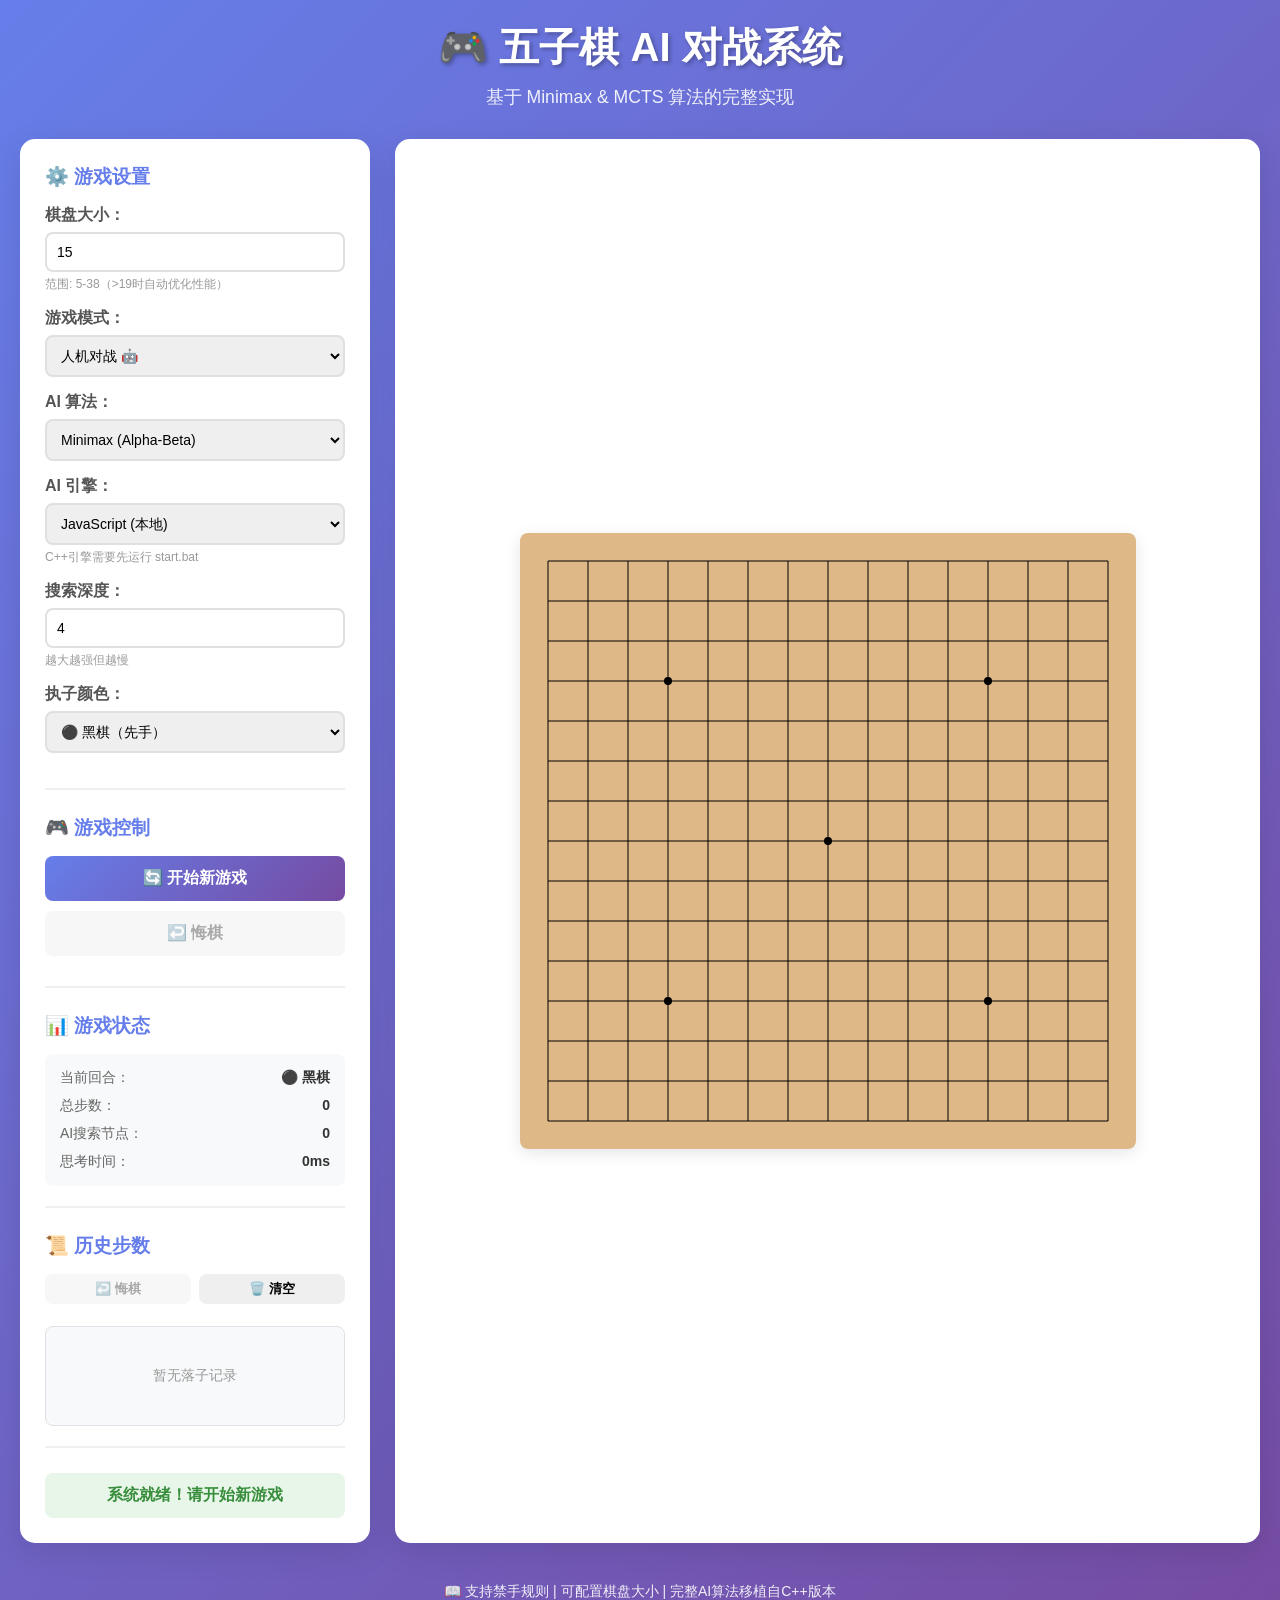
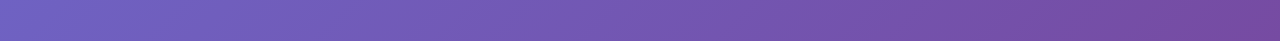
<file: web/index.html>
<!DOCTYPE html>
<html lang="zh-CN">
<head>
    <meta charset="UTF-8">
    <meta name="viewport" content="width=device-width, initial-scale=1.0">
    <title>五子棋 - Gomoku AI</title>
    <link rel="stylesheet" href="style.css">
</head>
<body>
    <div class="container">
        <!-- 顶部标题栏 -->
        <header class="header">
            <h1>🎮 五子棋 AI 对战系统</h1>
            <p>基于 Minimax & MCTS 算法的完整实现</p>
        </header>

        <!-- 主要内容区 -->
        <main class="main-content">
            <!-- 左侧：控制面板 -->
            <aside class="control-panel">
                <div class="panel-section">
                    <h3>⚙️ 游戏设置</h3>

                    <div class="control-group">
                        <label for="boardSize">棋盘大小：</label>
                        <input type="number" id="boardSize" value="15" min="5" max="38" step="1">
                        <span class="hint">范围: 5-38（>19时自动优化性能）</span>
                    </div>

                    <div class="control-group">
                        <label for="gameMode">游戏模式：</label>
                        <select id="gameMode">
                            <option value="pvp">双人对战 🎯</option>
                            <option value="pve" selected>人机对战 🤖</option>
                        </select>
                    </div>

                    <div class="control-group" id="aiSettings">
                        <label for="aiAlgorithm">AI 算法：</label>
                        <select id="aiAlgorithm">
                            <option value="minimax" selected>Minimax (Alpha-Beta)</option>
                            <option value="mcts">MCTS (蒙特卡洛)</option>
                        </select>
                    </div>

                    <div class="control-group" id="engineSettings">
                        <label for="aiEngine">AI 引擎：</label>
                        <select id="aiEngine">
                            <option value="js" selected>JavaScript (本地)</option>
                            <option value="cpp">C++ (需启动API服务)</option>
                        </select>
                        <span class="hint">C++引擎需要先运行 start.bat</span>
                    </div>

                    <div class="control-group" id="minimaxSettings">
                        <label for="searchDepth">搜索深度：</label>
                        <input type="number" id="searchDepth" value="4" min="1" max="8" step="1">
                        <span class="hint">越大越强但越慢</span>
                    </div>

                    <div class="control-group" id="mctsSettings" style="display: none;">
                        <label for="iterations">模拟次数：</label>
                        <input type="number" id="iterations" value="1000" min="100" max="10000" step="100">
                        <span class="hint">越多越强但越慢</span>
                    </div>

                    <div class="control-group">
                        <label for="playerColor">执子颜色：</label>
                        <select id="playerColor">
                            <option value="black" selected>⚫ 黑棋（先手）</option>
                            <option value="white">⚪ 白棋（后手）</option>
                        </select>
                    </div>
                </div>

                <div class="panel-section">
                    <h3>🎮 游戏控制</h3>
                    <button id="startBtn" class="btn btn-primary">🔄 开始新游戏</button>
                    <button id="undoBtn" class="btn btn-secondary" disabled>↩️ 悔棋</button>
                </div>

                <div class="panel-section">
                    <h3>📊 游戏状态</h3>
                    <div class="status-display">
                        <div class="status-item">
                            <span class="label">当前回合：</span>
                            <span id="currentTurn" class="value">⚫ 黑棋</span>
                        </div>
                        <div class="status-item">
                            <span class="label">总步数：</span>
                            <span id="moveCount" class="value">0</span>
                        </div>
                        <div class="status-item">
                            <span class="label">AI搜索节点：</span>
                            <span id="nodeCount" class="value">0</span>
                        </div>
                        <div class="status-item">
                            <span class="label">思考时间：</span>
                            <span id="thinkTime" class="value">0ms</span>
                        </div>
                    </div>
                </div>

                <div class="panel-section">
                    <h3>📜 历史步数</h3>
                    <div class="history-controls">
                        <button id="undoBtn" class="btn btn-small btn-secondary" disabled title="悔棋（撤销上一步）">↩️ 悔棋</button>
                        <button id="resetHistoryBtn" class="btn btn-small btn-warning" title="清空历史记录">🗑️ 清空</button>
                    </div>
                    <div id="moveHistoryList" class="move-history-list">
                        <div class="history-empty">暂无落子记录</div>
                    </div>
                    <div class="history-stats" id="historyStats" style="display: none;">
                        <div class="stat-row">
                            <span class="stat-label">⚫ 黑棋：</span>
                            <span id="blackMoveCount" class="stat-value">0</span>
                            <span class="stat-label">⚪ 白棋：</span>
                            <span id="whiteMoveCount" class="stat-value">0</span>
                        </div>
                    </div>
                </div>

                <div id="gameMessage" class="game-message"></div>
            </aside>

            <!-- 右侧：棋盘区域 -->
            <section class="board-section">
                <canvas id="gameBoard"></canvas>
            </section>
        </main>

        <!-- 底部信息 -->
        <footer class="footer">
            <p>📖 支持禁手规则 | 可配置棋盘大小 | 完整AI算法移植自C++版本</p>
        </footer>
    </div>

    <!-- JavaScript 模块加载 -->
    <script src="js/pattern.js"></script>
    <script src="js/board.js"></script>
    <script src="js/minimax.js"></script>
    <script src="js/mcts.js"></script>
    <script src="js/game.js"></script>
    <script src="js/ui.js"></script>
    <script src="js/main.js"></script>
</body>
</html>
</file>
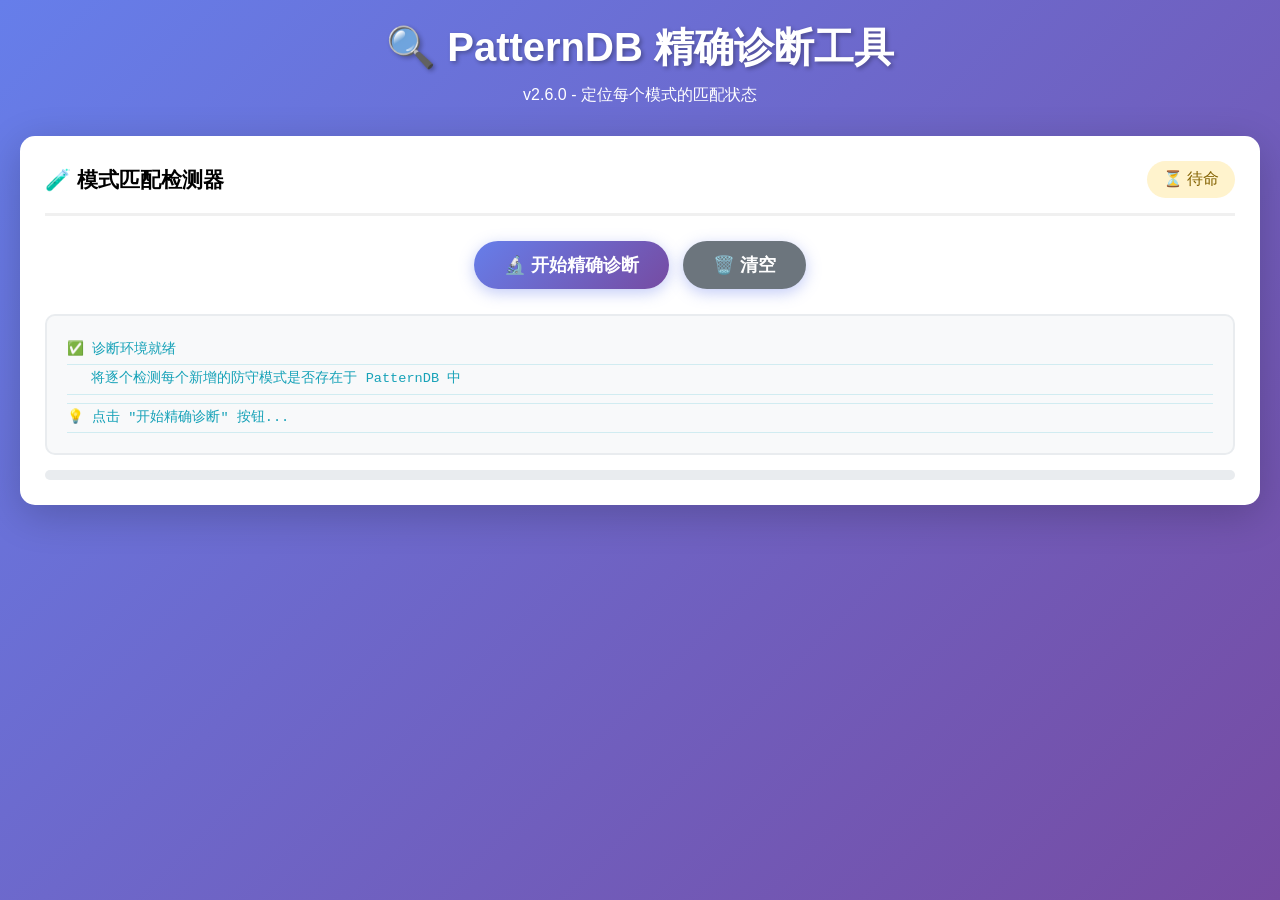
<file: diagnose_runner.html>
<!DOCTYPE html>
<html lang="zh-CN">
<head>
    <meta charset="UTF-8">
    <meta name="viewport" content="width=device-width, initial-scale=1.0">
    <title>PatternDB 精确诊断工具</title>
    <style>
        * { margin: 0; padding: 0; box-sizing: border-box; }
        body {
            font-family: -apple-system, BlinkMacSystemFont, 'Segoe UI', Roboto, sans-serif;
            background: linear-gradient(135deg, #667eea 0%, #764ba2 100%);
            min-height: 100vh;
            padding: 20px;
        }
        .container { max-width: 1400px; margin: 0 auto; }
        .header {
            text-align: center;
            color: white;
            margin-bottom: 30px;
        }
        .header h1 { font-size: 2.5em; margin-bottom: 10px; text-shadow: 2px 2px 4px rgba(0,0,0,0.3); }
        .panel {
            background: white;
            border-radius: 15px;
            padding: 25px;
            margin-bottom: 20px;
            box-shadow: 0 10px 40px rgba(0,0,0,0.2);
        }
        .panel-header {
            display: flex;
            justify-content: space-between;
            align-items: center;
            margin-bottom: 20px;
            padding-bottom: 15px;
            border-bottom: 3px solid #f0f0f0;
        }
        button {
            background: linear-gradient(135deg, #667eea 0%, #764ba2 100%);
            color: white;
            border: none;
            padding: 12px 30px;
            border-radius: 25px;
            font-size: 1.1em;
            cursor: pointer;
            transition: all 0.3s ease;
            font-weight: 600;
            box-shadow: 0 4px 15px rgba(102, 126, 234, 0.4);
            margin: 5px;
        }
        button:hover { transform: translateY(-2px); box-shadow: 0 6px 20px rgba(102, 126, 234, 0.6); }
        button:disabled { background: #ccc; cursor: not-allowed; box-shadow: none; }
        #output {
            background: #f8f9fa;
            border-radius: 10px;
            padding: 20px;
            font-family: 'Courier New', monospace;
            font-size: 0.85em;
            line-height: 1.5;
            max-height: 600px;
            overflow-y: auto;
            white-space: pre-wrap;
            word-wrap: break-word;
            border: 2px solid #e9ecef;
        }
        .line-pass { color: #28a745; padding: 4px 0; border-bottom: 1px solid #d4edda; }
        .line-fail { color: #dc3545; padding: 4px 0; border-bottom: 1px solid #f8d7da; background: #fff5f5; }
        .line-info { color: #17a2b8; padding: 4px 0; border-bottom: 1px solid #d1ecf1; }
        .summary {
            display: grid;
            grid-template-columns: repeat(auto-fit, minmax(150px, 1fr));
            gap: 15px;
            margin-top: 20px;
        }
        .summary-item {
            background: linear-gradient(135deg, #f5f7fa 0%, #c3cfe2 100%);
            padding: 20px;
            border-radius: 10px;
            text-align: center;
        }
        .summary-value { font-size: 2em; font-weight: bold; margin: 10px 0; }
        .summary-label { color: #666; font-size: 0.9em; text-transform: uppercase; letter-spacing: 1px; }
        .progress-bar { width: 100%; height: 10px; background: #e9ecef; border-radius: 5px; margin-top: 15px; overflow: hidden; }
        .progress-fill { height: 100%; background: linear-gradient(90deg, #28a745 0%, #20c997 100%); transition: width 0.5s ease; border-radius: 5px; }
        .fail-detail { 
            background: #fff3cd; 
            border-left: 4px solid #ffc107; 
            padding: 15px; 
            margin: 10px 0; 
            border-radius: 5px;
            display: none;
        }
        code {
            background: #e9ecef;
            padding: 2px 6px;
            border-radius: 3px;
            font-family: 'Courier New', monospace;
            font-size: 0.9em;
        }
    </style>
</head>
<body>
<div class="container">
    <div class="header">
        <h1>🔍 PatternDB 精确诊断工具</h1>
        <p>v2.6.0 - 定位每个模式的匹配状态</p>
    </div>

    <div class="panel">
        <div class="panel-header">
            <div style="font-size: 1.3em; font-weight: 600;">🧪 模式匹配检测器</div>
            <div id="status" style="padding: 8px 16px; border-radius: 20px; background: #fff3cd; color: #856404;">⏳ 待命</div>
        </div>
        
        <div style="text-align: center; margin-bottom: 20px;">
            <button onclick="runDiagnose()" id="runBtn">🔬 开始精确诊断</button>
            <button onclick="clearOutput()" style="background: #6c757d;">🗑️ 清空</button>
        </div>

        <div id="output"></div>

        <div id="failSection" class="fail-detail"></div>

        <div id="summaryBox" class="summary" style="display: none;">
            <div class="summary-item">
                <div class="summary-label">总测试</div>
                <div id="total" class="summary-value">0</div>
            </div>
            <div class="summary-item">
                <div class="summary-label" style="color: #28a745;">✅ 通过</div>
                <div id="passed" class="summary-value" style="color: #28a745;">0</div>
            </div>
            <div class="summary-item">
                <div class="summary-label" style="color: #dc3545;">❌ 失败</div>
                <div id="failed" class="summary-value" style="color: #dc3545;">0</div>
            </div>
            <div class="summary-item">
                <div class="summary-label">通过率</div>
                <div id="rate" class="summary-value" style="color: #667eea;">0%</div>
            </div>
        </div>

        <div class="progress-bar"><div id="progress" class="progress-fill" style="width: 0%"></div></div>
    </div>
</div>

<script src="web/js/pattern.js"></script>
<script src="diagnose_pattern.js"></script>

<script>
const output = document.getElementById('output');
const statusEl = document.getElementById('status');
const runBtn = document.getElementById('runBtn');
const summaryBox = document.getElementById('summaryBox');
const failSection = document.getElementById('failSection');

function log(msg, cls = '') {
    const div = document.createElement('div');
    div.className = `line-${cls}`;
    div.textContent = msg;
    output.appendChild(div);
    output.scrollTop = output.scrollHeight;
}

function clearOutput() {
    output.innerHTML = '';
    summaryBox.style.display = 'none';
    failSection.style.display = 'none';
    statusEl.style.cssText = 'padding: 8px 16px; border-radius: 20px; background: #fff3cd; color: #856404;';
    statusEl.textContent = '⏳ 待命';
    document.getElementById('progress').style.width = '0%';
}

async function runDiagnose() {
    clearOutput();
    runBtn.disabled = true;
    statusEl.style.cssText = 'padding: 8px 16px; border-radius: 20px; background: #cce5ff; color: #004085;';
    statusEl.textContent = '🔄 诊断中...';

    log('🚀 启动 PatternDB 精确诊断...', 'info');
    log('━'.repeat(70), 'info');

    await new Promise(r => setTimeout(r, 100));

    try {
        const result = diagnosePatternFix();

        await new Promise(r => setTimeout(r, 200));

        // 显示统计
        summaryBox.style.display = 'grid';
        document.getElementById('total').textContent = result.total;
        document.getElementById('passed').textContent = result.passed;
        document.getElementById('failed').textContent = result.failed;
        document.getElementById('rate').textContent = (result.passed / result.total * 100).toFixed(1) + '%';
        document.getElementById('progress').style.width = (result.passed / result.total * 100) + '%';

        if (result.failed === 0) {
            statusEl.style.cssText = 'padding: 8px 16px; border-radius: 20px; background: #d4edda; color: #155724;';
            statusEl.textContent = '✅ 全部通过';
            log('\n' + '━'.repeat(70), 'info');
            log('🎉 完美！所有模式匹配正确！', 'info');
        } else {
            statusEl.style.cssText = 'padding: 8px 16px; border-radius: 20px; background: #f8d7da; color: #721c24;';
            statusEl.textContent = `❌ ${result.failed} 个失败`;

            // 显示失败详情
            const fails = result.results.filter(r => !r.isPass);
            let html = `<h3 style="margin-bottom: 10px;">⚠️ 发现 ${fails.length} 个失败模式：</h3>`;
            fails.forEach((r, i) => {
                html += `
                    <div style="margin: 10px 0; padding: 10px; background: white; border-radius: 5px;">
                        <strong>${i+1}. ${r.name}</strong><br>
                        数组: <code>[${r.line.join(',')}]</code><br>
                        编码Key: <code>0x${r.key}</code><br>
                        预期: <code>${r.expected}</code> → 实际: <code>${r.actual}</code><br>
                        ${!r.hasResult ? '<span style="color:red">⚠️ PatternDB中不存在此模式！需要添加</span>' : '<span style="color:orange">⚠️ 匹配到了错误的类型</span>'}
                    </div>`;
            });
            html += `<hr style="margin: 15px 0;"><p><strong>🔧 修复方法：</strong></p>
                       <ol style="margin-left: 20px;">
                         <li>打开 <code>web/js/pattern.js</code></li>
                         <li>在对应的 <code>addBlock3()</code> 或 <code>addBlock2()</code> 函数中添加缺失的模式</li>
                         <li>格式：<code>addBlock${r.expected?.includes('BLOCK3') ? '3' : '2'}([数组], openEnds, gapSeg, gapSp);</code></li>
                       </ol>`;
            failSection.innerHTML = html;
            failSection.style.display = 'block';
            
            log('\n' + '━'.repeat(70), 'fail');
            log(`⚠️ 发现 ${result.failed} 个模式未正确匹配，详情见上方`, 'fail');
        }

    } catch(e) {
        statusEl.style.cssText = 'padding: 8px 16px; border-radius: 20px; background: #f8d7da; color: #721c24;';
        statusEl.textContent = '❌ 出错';
        log(`\n❌ 执行错误: ${e.message}`, 'fail');
        console.error(e);
    }

    runBtn.disabled = false;
}

window.addEventListener('load', () => {
    log('✅ 诊断环境就绪', 'info');
    log('   将逐个检测每个新增的防守模式是否存在于 PatternDB 中', 'info');
    log('', 'info');
    log('💡 点击 "开始精确诊断" 按钮...', 'info');
});
</script>
</body>
</html>
</file>
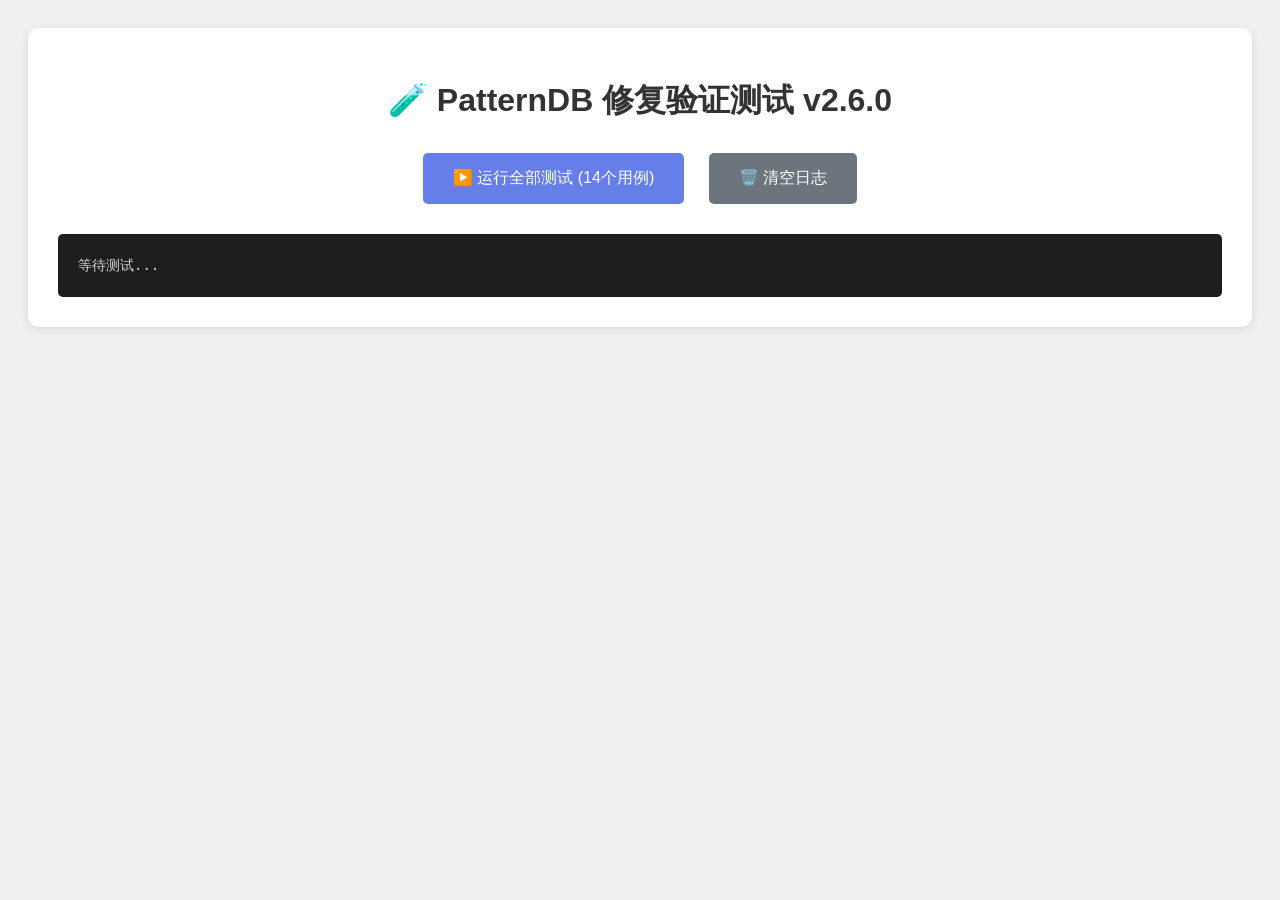
<file: simple_test.html>
<!DOCTYPE html>
<html lang="zh-CN">
<head>
    <meta charset="UTF-8">
    <title>PatternDB 修复验证 - 简化版</title>
    <style>
        body { font-family: Arial, sans-serif; background: #f0f0f0; padding: 20px; }
        .container { max-width: 1200px; margin: 0 auto; background: white; padding: 30px; border-radius: 10px; box-shadow: 0 2px 10px rgba(0,0,0,0.1); }
        h1 { color: #333; text-align: center; margin-bottom: 20px; }
        button { 
            background: #667eea; color: white; border: none; padding: 15px 30px; 
            font-size: 16px; border-radius: 5px; cursor: pointer; margin: 10px;
        }
        button:hover { background: #5568d3; }
        #log { 
            background: #1e1e1e; color: #d4d4d4; padding: 20px; font-family: monospace; 
            font-size: 14px; line-height: 1.6; max-height: 600px; overflow-y: auto; 
            white-space: pre-wrap; word-wrap: break-word; border-radius: 5px; margin-top: 20px;
        }
        .pass { color: #4ec9b0; }
        .fail { color: #f48771; }
        .info { color: #9cdcfe; }
        .summary { 
            display: grid; grid-template-columns: repeat(4, 1fr); gap: 15px; 
            margin-top: 20px; padding: 20px; background: #f8f9fa; border-radius: 8px;
        }
        .stat { text-align: center; }
        .stat-value { font-size: 32px; font-weight: bold; color: #333; }
        .stat-label { color: #666; margin-top: 5px; }
    </style>
</head>
<body>
<div class="container">
    <h1>🧪 PatternDB 修复验证测试 v2.6.0</h1>
    
    <div style="text-align: center;">
        <button onclick="runTest()">▶️ 运行全部测试 (14个用例)</button>
        <button onclick="document.getElementById('log').innerHTML=''" style="background:#6c757d;">🗑️ 清空日志</button>
    </div>

    <div id="log">等待测试...</div>

    <div id="summary" class="summary" style="display:none;">
        <div class="stat"><div id="total" class="stat-value">0</div><div class="stat-label">总测试</div></div>
        <div class="stat"><div id="passed" class="stat-value" style="color:#28a745;">0</div><div class="stat-label">✅ 通过</div></div>
        <div class="stat"><div id="failed" class="stat-value" style="color:#dc3545;">0</div><div class="stat-label">❌ 失败</div></div>
        <div class="stat"><div id="rate" class="stat-value" style="color:#667eea;">0%</div><div class="stat-label">通过率</div></div>
    </div>
</div>

<script src="web/js/pattern.js"></script>

<script>
var logEl = document.getElementById('log');

function log(msg, type) {
    type = type || '';
    var cls = type === 'pass' ? 'pass' : (type === 'fail' ? 'fail' : 'info');
    logEl.innerHTML += '<span class="' + cls + '">' + msg + '</span>\n';
    logEl.scrollTop = logEl.scrollHeight;
}

function runTest() {
    logEl.innerHTML = '';
    document.getElementById('summary').style.display = 'none';
    
    log('🚀 开始 PatternDB 修复验证测试', 'info');
    log('═'.repeat(60), 'info');
    
    var db = PatternDB.getInstance();
    db.ensureInitialized();
    
    var total = 0;
    var passed = 0;
    var failed = 0;
    var failList = [];
    
    function test(name, arr, expectType) {
        total++;
        var key = db.encodeLine(arr, 1);
        var result = db.lookup(key);
        
        var actualType = result ? result.type : 11;
        var expectName = getTypeName(expectType);
        var actualName = getTypeName(actualType);
        
        var isPass = actualType === expectType;
        
        if (isPass) {
            passed++;
            log('✅ ' + name, 'pass');
            log('   数组: [' + arr.join(',') + '] → ' + actualName, 'pass');
        } else {
            failed++;
            log('❌ ' + name, 'fail');
            log('   数组: [' + arr.join(',') + ']', 'fail');
            log('   预期: ' + expectName + ' | 实际: ' + actualName, 'fail');
            if (!result) {
                log('   ⚠️ PatternDB中不存在此模式！', 'fail');
            }
            
            failList.push({
                name: name,
                arr: arr,
                expect: expectName,
                actual: actualName,
                key: key.toString(16)
            });
        }
        log('', 'info');
    }
    
    function getTypeName(type) {
        var names = {
            0: 'OVERLINE', 1: 'FIVE', 2: 'FLEX4', 3: 'BLOCK4',
            4: 'FLEX3', 5: 'BLOCK3', 6: 'FLEX2', 7: 'BLOCK2',
            8: 'FLEX1', 9: 'BLOCK1', 11: 'DEFAULT'
        };
        return names[type] || ('UNKNOWN(' + type + ')');
    }
    
    function getScore(type) {
        var scores = {
            0: 10000000, 1: 10000000, 2: 5000000, 3: 3000000,
            4: 50000, 5: 1000, 6: 200, 7: 50, 8: 10, 9: 2
        };
        return scores[type] || 0;
    }
    
    // ===== P0 测试：FLEX3 跳活三 =====
    log('\n📋 P0 组：FLEX3 跳活三间隙防守 (应→BLOCK3)\n', 'info');
    
    test('FLEX3-1011-基本', [0,0,1,2,1,1,0,0,0], 5);
    test('FLEX3-1011-左封', [2,0,1,2,1,1,0,0,0], 5);
    test('FLEX3-1011-右封', [0,0,1,2,1,1,2,0,0], 5);
    test('FLEX3-1011-双封', [2,0,1,2,1,1,2,2,0], 5);
    
    test('FLEX3-1101-基本', [0,0,1,1,2,1,0,0,0], 5);
    test('FLEX3-1101-左封', [2,0,1,1,2,1,0,0,0], 5);
    test('FLEX3-1101-右封', [0,0,1,1,2,1,2,0,0], 5);
    
    test('FLEX3-1011-偏移', [0,0,0,1,2,1,1,0,0], 5);
    test('FLEX3-1101-偏移', [0,0,0,1,1,2,1,0,0], 5);
    
    // ===== P1 测试：FLEX2 跳活二 =====
    log('\n📋 P1 组：FLEX2 跳活二间隙防守 (应→BLOCK2)\n', 'info');
    
    test('FLEX2-101-基本', [0,0,0,1,2,1,0,0,0], 7);
    test('FLEX2-101-左封', [2,0,0,1,2,1,0,0,0], 7);
    test('FLEX2-101-右封', [0,0,0,1,2,1,2,0,0], 7);
    
    test('FLEX2-1001-基本', [0,0,0,1,2,0,1,0,0], 7);
    
    test('FLEX2-101-偏移', [0,0,0,0,1,2,1,0,0], 7);
    
    // ===== 结果汇总 =====
    log('═'.repeat(60), 'info');
    log('📊 测试结果汇总', 'info');
    log('═'.repeat(60), 'info');
    log('总测试数: ' + total, 'info');
    log('✅ 通过: ' + passed, 'pass');
    log('❌ 失败: ' + failed, fail ? 'fail' : 'info');
    log('通过率: ' + (passed/total*100).toFixed(1) + '%', passed===total ? 'pass' : 'fail');
    
    document.getElementById('summary').style.display = 'grid';
    document.getElementById('total').textContent = total;
    document.getElementById('passed').textContent = passed;
    document.getElementById('failed').textContent = failed;
    document.getElementById('rate').textContent = (passed/total*100).toFixed(1) + '%';
    
    if (failed > 0) {
        log('\n⚠️ 失败详情:', 'fail');
        for (var i = 0; i < failList.length; i++) {
            var f = failList[i];
            log('\n' + (i+1) + '. ' + f.name, 'fail');
            log('   数组: [' + f.arr.join(',') + ']', 'fail');
            log('   预期: ' + f.expect + ' → 实际: ' + f.actual, 'fail');
            log('   🔧 需要在 pattern.js 添加此模式', 'fail');
        }
    } else {
        log('\n🎉 完美通过！所有模式匹配正确！', 'pass');
    }
}
</script>
</body>
</html>
</file>
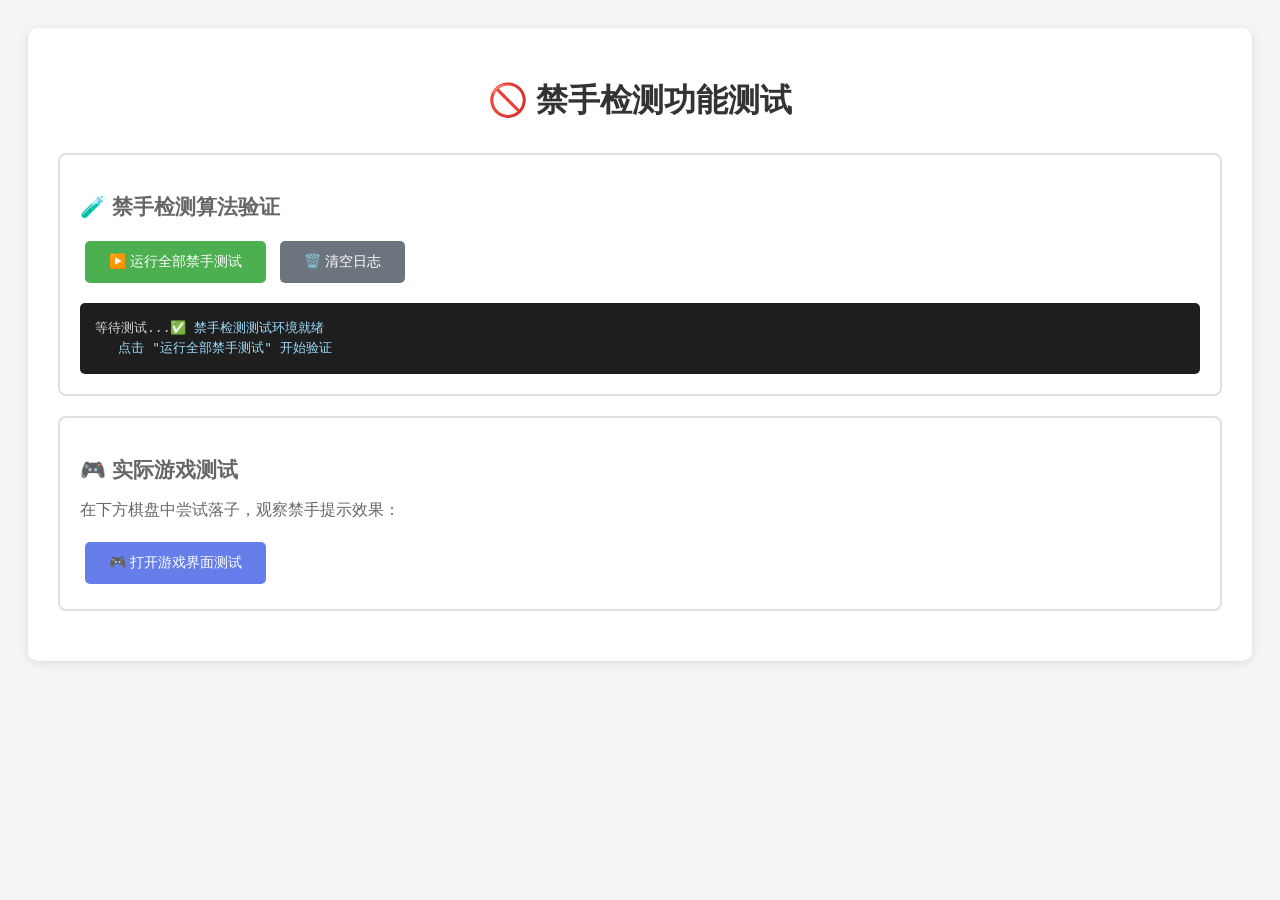
<file: test_forbidden.html>
<!DOCTYPE html>
<html lang="zh-CN">
<head>
    <meta charset="UTF-8">
    <meta name="viewport" content="width=device-width, initial-scale=1.0">
    <title>禁手检测功能测试</title>
    <style>
        body { font-family: Arial, sans-serif; background: #f5f5f5; padding: 20px; }
        .container { max-width: 1200px; margin: 0 auto; background: white; padding: 30px; border-radius: 10px; box-shadow: 0 2px 10px rgba(0,0,0,0.1); }
        h1 { color: #333; text-align: center; margin-bottom: 30px; }
        .test-section { margin: 20px 0; padding: 20px; border: 2px solid #e0e0e0; border-radius: 8px; }
        .test-section h2 { color: #666; font-size: 1.3em; margin-bottom: 15px; }
        button {
            background: #4CAF50; color: white; border: none; padding: 12px 24px;
            border-radius: 5px; cursor: pointer; font-size: 14px; margin: 5px;
        }
        button:hover { background: #45a049; }
        #log { 
            background: #1e1e1e; color: #d4d4d4; padding: 15px; font-family: monospace; 
            font-size: 13px; line-height: 1.6; max-height: 400px; overflow-y: auto; 
            white-space: pre-wrap; word-wrap: break-word; border-radius: 5px; margin-top: 15px;
        }
        .pass { color: #4ec9b0; }
        .fail { color: #f48771; }
        .info { color: #9cdcfe; }
        .summary { display: grid; grid-template-columns: repeat(3, 1fr); gap: 15px; margin-top: 20px; }
        .stat { text-align: center; padding: 15px; background: #f8f9fa; border-radius: 8px; }
        .stat-value { font-size: 28px; font-weight: bold; }
        .stat-label { color: #666; margin-top: 5px; }
    </style>
</head>
<body>
<div class="container">
    <h1>🚫 禁手检测功能测试</h1>

    <div class="test-section">
        <h2>🧪 禁手检测算法验证</h2>
        <button onclick="runForbiddenTests()">▶️ 运行全部禁手测试</button>
        <button onclick="document.getElementById('log').innerHTML=''" style="background:#6c757d;">🗑️ 清空日志</button>
        <div id="log">等待测试...</div>
        
        <div id="summary" class="summary" style="display:none;">
            <div class="stat"><div id="total" class="stat-value">0</div><div class="stat-label">总测试</div></div>
            <div class="stat"><div id="passed" class="stat-value" style="color:#28a745;">0</div><div class="stat-label">✅ 通过</div></div>
            <div class="stat"><div id="failed" class="stat-value" style="color:#dc3545;">0</div><div class="stat-label">❌ 失败</div></div>
        </div>
    </div>

    <div class="test-section">
        <h2>🎮 实际游戏测试</h2>
        <p style="color:#666;">在下方棋盘中尝试落子，观察禁手提示效果：</p>
        <button onclick="openGameTest()" style="background:#667eea;">🎮 打开游戏界面测试</button>
    </div>
</div>

<script src="web/js/pattern.js"></script>
<script src="web/js/board.js"></script>

<script>
var logEl = document.getElementById('log');

function log(msg, type) {
    type = type || '';
    var cls = type === 'pass' ? 'pass' : (type === 'fail' ? 'fail' : 'info');
    logEl.innerHTML += '<span class="' + cls + '">' + msg + '</span>\n';
    logEl.scrollTop = logEl.scrollHeight;
}

function runForbiddenTests() {
    logEl.innerHTML = '';
    document.getElementById('summary').style.display = 'none';
    
    log('🚀 开始禁手检测算法测试', 'info');
    log('═'.repeat(50), 'info');

    var board = new Gomoku(15);
    var total = 0;
    var passed = 0;
    var failed = 0;

    function test(name, x, y, expectedType) {
        total++;
        var result = board.checkForbidden(x, y, Player.BLACK);
        
        if (expectedType === null) {
            if (!result.isForbidden) {
                passed++;
                log('✅ ' + name + ' - 正确识别为非禁手', 'pass');
            } else {
                failed++;
                log('❌ ' + name + ' - 错误标记为禁手: ' + result.type, 'fail');
            }
        } else {
            if (result.isForbidden && result.type === expectedType) {
                passed++;
                log('✅ ' + name + ' - 正确检测到: ' + result.description, 'pass');
            } else if (result.isForbidden) {
                failed++;
                log('❌ ' + name + ' - 检测到错误的禁手类型: ' + result.type + ' (预期: ' + expectedType + ')', 'fail');
            } else {
                failed++;
                log('❌ ' + name + ' - 未检测到禁手 (预期: ' + expectedType + ')', 'fail');
            }
        }
    }

    // ===== 测试1：正常位置（非禁手）=====
    log('\n📋 测试组1：正常位置（应非禁手）\n', 'info');
    
    test('中心点 (8,8)', 8, 8, null);
    test('角点 (1,1)', 1, 1, null);
    test('边缘 (1,8)', 1, 8, null);

    // ===== 测试2：白棋无禁手 =====
    log('\n📋 测试组2：白棋不受禁手规则限制\n', 'info');
    
    var whiteResult = board.checkForbidden(8, 8, Player.WHITE);
    if (!whiteResult.isForbidden) {
        passed++;
        log('✅ 白棋在任何位置都不受禁手限制', 'pass');
    } else {
        failed++;
        log('❌ 白棋被错误地判断为禁手', 'fail');
    }

    // ===== 测试3：模拟三三禁手场景 =====
    log('\n📋 测试组3：三三禁手检测\n', 'info');
    
    board.set(8, 7, Player.BLACK);  // 设置第一个活三
    board.set(8, 9, Player.BLACK);
    board.set(8, 6, Player.BLACK);
    
    board.set(7, 8, Player.BLACK);  // 设置第二个活三
    board.set(9, 8, Player.BLACK);
    board.set(6, 8, Player.BLACK);

    test('三三禁手位置 (8,8)', 8, 8, 'double-three');

    // 清空棋盘
    board = new Gomoku(15);

    // ===== 测试4：模拟四四禁手场景 =====
    log('\n📋 测试组4：四四禁手检测\n', 'info');
    
    board.set(8, 7, Player.BLACK);  // 第一个活四
    board.set(8, 6, Player.BLACK);
    board.set(8, 5, Player.BLACK);
    
    board.set(7, 8, Player.BLACK);  // 第二个冲四
    board.set(6, 8, Player.BLACK);
    board.set(5, 8, Player.BLACK);

    test('四四禁手位置 (8,8)', 8, 8, 'double-four');

    // 清空棋盘
    board = new Gomoku(15);

    // ===== 测试5：五连优先（形成五连时不是禁手）=====
    log('\n📋 测试组5：五连优先规则\n', 'info');
    
    board.set(8, 6, Player.BLACK);
    board.set(8, 7, Player.BLACK);
    board.set(8, 9, Player.BLACK);
    board.set(8, 10, Player.BLACK);

    var fiveResult = board.checkForbidden(8, 8, Player.BLACK);
    if (!fiveResult.isForbidden) {
        passed++;
        log('✅ 形成五连的位置不是禁手（即使同时形成其他禁手形状）', 'pass');
    } else {
        failed++;
        log('❌ 五连位置被错误标记为禁手', 'fail');
    }

    // ===== 测试6：validPosition 集成测试 =====
    log('\n📋 测试组6：validPosition 返回格式\n', 'info');
    
    board = new Gomoku(15);
    
    var validResult = board.validPosition(8, 8, Player.BLACK);
    if (validResult.valid && validResult.reason === null) {
        passed++;
        log('✅ 有效位置返回正确格式', 'pass');
    } else {
        failed++;
        log('❌ 有效位置返回格式错误', 'fail');
    }

    var invalidResult = board.validPosition(0, 0, Player.BLACK);
    if (!invalidResult.valid && invalidResult.reason === 'out_of_range') {
        passed++;
        log('✅ 越界位置正确返回 out_of_range', 'pass');
    } else {
        failed++;
        log('❌ 越界位置处理错误', 'fail');
    }

    // ===== 结果汇总 =====
    log('\n' + '═'.repeat(50), 'info');
    log('📊 测试结果汇总', 'info');
    log('═'.repeat(50), 'info');
    log('总测试数: ' + total, 'info');
    log('✅ 通过: ' + passed, 'pass');
    log('❌ 失败: ' + failed, fail ? 'fail' : 'info');
    log('通过率: ' + (passed/total*100).toFixed(1) + '%', passed===total ? 'pass' : 'fail');

    document.getElementById('summary').style.display = 'grid';
    document.getElementById('total').textContent = total;
    document.getElementById('passed').textContent = passed;
    document.getElementById('failed').textContent = failed;

    if (failed === 0) {
        log('\n🎉 所有禁手检测测试通过！功能正常！', 'pass');
    } else {
        log('\n⚠️ 存在失败的测试，请检查上方错误信息', 'fail');
    }

    return { total: total, passed: passed, failed: failed };
}

function openGameTest() {
    window.open('web/index.html', '_blank');
}

window.onload = function() {
    log('✅ 禁手检测测试环境就绪', 'info');
    log('   点击 "运行全部禁手测试" 开始验证', 'info');
};
</script>
</body>
</html>
</file>
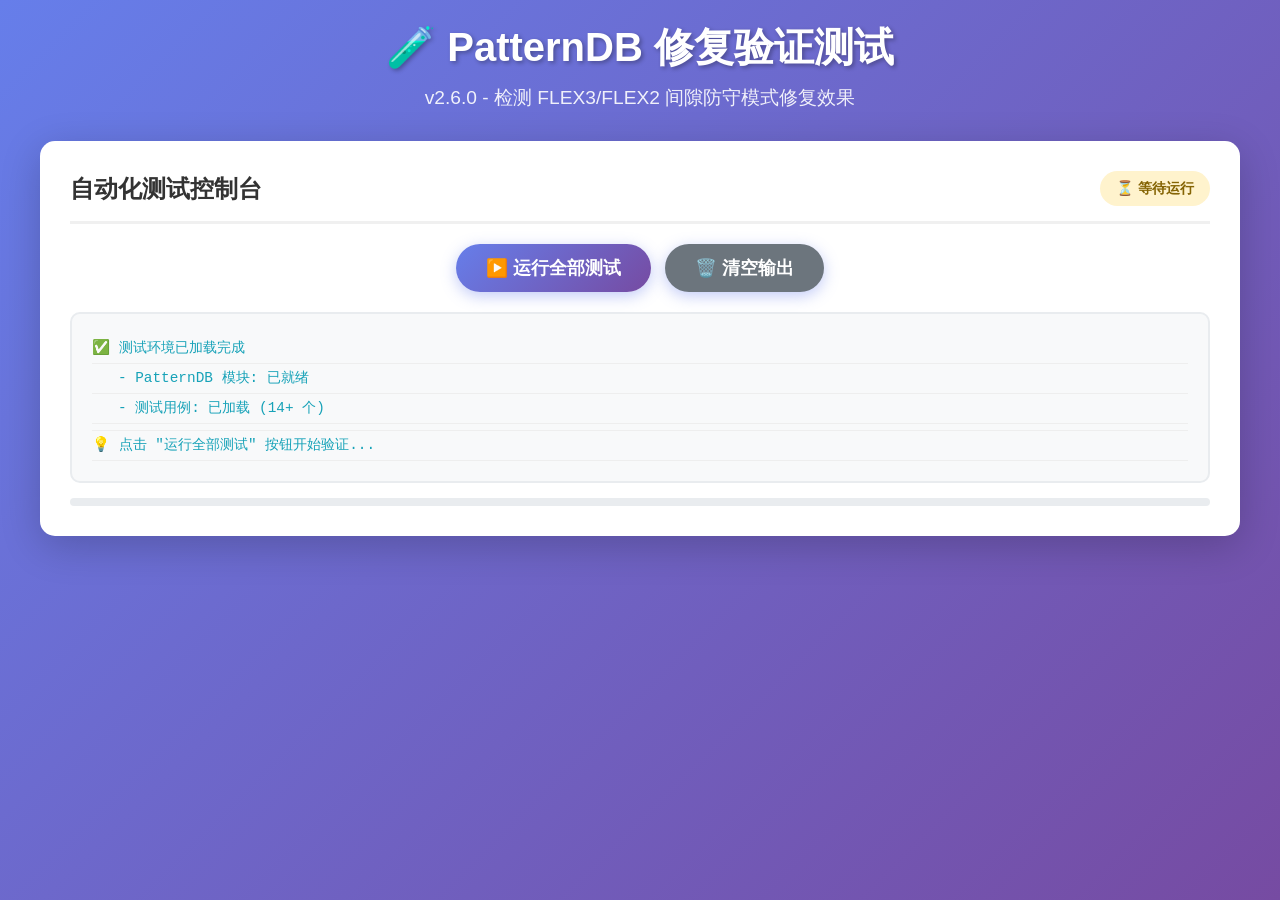
<file: test_runner.html>
<!DOCTYPE html>
<html lang="zh-CN">
<head>
    <meta charset="UTF-8">
    <meta name="viewport" content="width=device-width, initial-scale=1.0">
    <title>PatternDB 修复验证测试</title>
    <style>
        * {
            margin: 0;
            padding: 0;
            box-sizing: border-box;
        }
        
        body {
            font-family: -apple-system, BlinkMacSystemFont, 'Segoe UI', Roboto, 'Helvetica Neue', Arial, sans-serif;
            background: linear-gradient(135deg, #667eea 0%, #764ba2 100%);
            min-height: 100vh;
            padding: 20px;
        }
        
        .container {
            max-width: 1200px;
            margin: 0 auto;
        }
        
        .header {
            text-align: center;
            color: white;
            margin-bottom: 30px;
        }
        
        .header h1 {
            font-size: 2.5em;
            margin-bottom: 10px;
            text-shadow: 2px 2px 4px rgba(0,0,0,0.3);
        }
        
        .header p {
            font-size: 1.2em;
            opacity: 0.9;
        }
        
        .test-panel {
            background: white;
            border-radius: 15px;
            padding: 30px;
            margin-bottom: 20px;
            box-shadow: 0 10px 40px rgba(0,0,0,0.2);
        }
        
        .panel-header {
            display: flex;
            justify-content: space-between;
            align-items: center;
            margin-bottom: 20px;
            padding-bottom: 15px;
            border-bottom: 3px solid #f0f0f0;
        }
        
        .panel-title {
            font-size: 1.5em;
            color: #333;
            font-weight: 600;
        }
        
        .status-badge {
            padding: 8px 16px;
            border-radius: 20px;
            font-size: 0.9em;
            font-weight: 600;
        }
        
        .status-pending {
            background: #fff3cd;
            color: #856404;
        }
        
        .status-running {
            background: #cce5ff;
            color: #004085;
        }
        
        .status-success {
            background: #d4edda;
            color: #155724;
        }
        
        .status-error {
            background: #f8d7da;
            color: #721c24;
        }
        
        button {
            background: linear-gradient(135deg, #667eea 0%, #764ba2 100%);
            color: white;
            border: none;
            padding: 12px 30px;
            border-radius: 25px;
            font-size: 1.1em;
            cursor: pointer;
            transition: all 0.3s ease;
            font-weight: 600;
            box-shadow: 0 4px 15px rgba(102, 126, 234, 0.4);
        }
        
        button:hover {
            transform: translateY(-2px);
            box-shadow: 0 6px 20px rgba(102, 126, 234, 0.6);
        }
        
        button:active {
            transform: translateY(0);
        }
        
        button:disabled {
            background: #ccc;
            cursor: not-allowed;
            box-shadow: none;
        }
        
        #testOutput {
            background: #f8f9fa;
            border-radius: 10px;
            padding: 20px;
            font-family: 'Courier New', monospace;
            font-size: 0.9em;
            line-height: 1.6;
            max-height: 500px;
            overflow-y: auto;
            white-space: pre-wrap;
            word-wrap: break-word;
            border: 2px solid #e9ecef;
        }
        
        .test-line {
            padding: 3px 0;
            border-bottom: 1px solid #eee;
        }
        
        .test-pass {
            color: #28a745;
        }
        
        .test-fail {
            color: #dc3545;
        }
        
        .test-info {
            color: #17a2b8;
        }
        
        .summary-card {
            display: grid;
            grid-template-columns: repeat(auto-fit, minmax(200px, 1fr));
            gap: 20px;
            margin-top: 20px;
        }
        
        .summary-item {
            background: linear-gradient(135deg, #f5f7fa 0%, #c3cfe2 100%);
            padding: 20px;
            border-radius: 10px;
            text-align: center;
            box-shadow: 0 4px 10px rgba(0,0,0,0.1);
        }
        
        .summary-value {
            font-size: 2.5em;
            font-weight: bold;
            color: #333;
            margin: 10px 0;
        }
        
        .summary-label {
            color: #666;
            font-size: 0.9em;
            text-transform: uppercase;
            letter-spacing: 1px;
        }
        
        .progress-bar {
            width: 100%;
            height: 8px;
            background: #e9ecef;
            border-radius: 4px;
            margin-top: 15px;
            overflow: hidden;
        }
        
        .progress-fill {
            height: 100%;
            background: linear-gradient(90deg, #28a745 0%, #20c997 100%);
            transition: width 0.5s ease;
            border-radius: 4px;
        }
        
        .details-section {
            margin-top: 30px;
            padding-top: 20px;
            border-top: 2px solid #f0f0f0;
        }
        
        .details-title {
            font-size: 1.3em;
            color: #333;
            margin-bottom: 15px;
            font-weight: 600;
        }
    </style>
</head>
<body>
    <div class="container">
        <div class="header">
            <h1>🧪 PatternDB 修复验证测试</h1>
            <p>v2.6.0 - 检测 FLEX3/FLEX2 间隙防守模式修复效果</p>
        </div>

        <div class="test-panel">
            <div class="panel-header">
                <div class="panel-title">自动化测试控制台</div>
                <div id="statusBadge" class="status-badge status-pending">⏳ 等待运行</div>
            </div>
            
            <div style="text-align: center; margin-bottom: 20px;">
                <button id="runTestBtn" onclick="startTests()">
                    ▶️ 运行全部测试
                </button>
                <button onclick="clearOutput()" style="margin-left: 10px; background: #6c757d;">
                    🗑️ 清空输出
                </button>
            </div>

            <div id="testOutput"></div>

            <div id="summarySection" class="summary-card" style="display: none;">
                <div class="summary-item">
                    <div class="summary-label">总测试数</div>
                    <div id="totalTests" class="summary-value">0</div>
                </div>
                <div class="summary-item">
                    <div class="summary-label">✅ 通过</div>
                    <div id="passedTests" class="summary-value" style="color: #28a745;">0</div>
                </div>
                <div class="summary-item">
                    <div class="summary-label">❌ 失败</div>
                    <div id="failedTests" class="summary-value" style="color: #dc3545;">0</div>
                </div>
                <div class="summary-item">
                    <div class="summary-label">通过率</div>
                    <div id="successRate" class="summary-value" style="color: #667eea;">0%</div>
                </div>
            </div>

            <div class="progress-bar">
                <div id="progressFill" class="progress-fill" style="width: 0%"></div>
            </div>
        </div>
    </div>

    <!-- 加载 PatternDB 和测试脚本 -->
    <script src="web/js/pattern.js"></script>
    <script src="test_pattern_fix.js"></script>
    
    <script>
        const output = document.getElementById('testOutput');
        const statusBadge = document.getElementById('statusBadge');
        const runBtn = document.getElementById('runTestBtn');
        const summarySection = document.getElementById('summarySection');

        function log(message, className = '') {
            const line = document.createElement('div');
            line.className = `test-line ${className}`;
            line.textContent = message;
            output.appendChild(line);
            output.scrollTop = output.scrollHeight;
            
            // 同时输出到控制台
            console.log(message);
        }

        function clearOutput() {
            output.innerHTML = '';
            summarySection.style.display = 'none';
            statusBadge.className = 'status-badge status-pending';
            statusBadge.textContent = '⏳ 等待运行';
            document.getElementById('progressFill').style.width = '0%';
        }

        async function startTests() {
            clearOutput();
            
            runBtn.disabled = true;
            statusBadge.className = 'status-badge status-running';
            statusBadge.textContent = '🔄 运行中...';
            
            log('🚀 开始执行 PatternDB 修复验证测试...', 'test-info');
            log('='.repeat(60), 'test-info');
            
            await new Promise(resolve => setTimeout(resolve, 100));
            
            try {
                const result = runPatternFixTests();
                
                await new Promise(resolve => setTimeout(resolve, 100));
                
                if (result) {
                    showSummary(result);
                    
                    if (result.failed === 0) {
                        statusBadge.className = 'status-badge status-success';
                        statusBadge.textContent = '✅ 全部通过';
                        log('', 'test-info');
                        log('🎉 所有测试通过！PatternDB 修复验证成功！', 'test-pass');
                    } else {
                        statusBadge.className = 'status-badge status-error';
                        statusBadge.textContent = `❌ ${result.failed} 个失败`;
                        log('', 'test-info');
                        log(`⚠️ 存在 ${result.failed} 个失败的测试，请检查上方错误信息`, 'test-fail');
                    }
                    
                    const progress = parseFloat(result.successRate);
                    document.getElementById('progressFill').style.width = `${progress}%`;
                } else {
                    throw new Error('测试函数未返回结果');
                }
            } catch (error) {
                statusBadge.className = 'status-badge status-error';
                statusBadge.textContent = '❌ 执行出错';
                log(`\n❌ 测试执行出错: ${error.message}`, 'test-fail');
                console.error(error);
            }
            
            runBtn.disabled = false;
        }

        function showSummary(result) {
            summarySection.style.display = 'grid';
            document.getElementById('totalTests').textContent = result.total;
            document.getElementById('passedTests').textContent = result.passed;
            document.getElementById('failedTests').textContent = result.failed;
            document.getElementById('successRate').textContent = `${result.successRate}%`;
        }

        window.addEventListener('load', () => {
            log('✅ 测试环境已加载完成', 'test-info');
            log('   - PatternDB 模块: 已就绪', 'test-info');
            log('   - 测试用例: 已加载 (14+ 个)', 'test-info');
            log('', 'test-info');
            log('💡 点击 "运行全部测试" 按钮开始验证...', 'test-info');
        });
    </script>
</body>
</html>
</file>
<file: web/style.css>
* {
    margin: 0;
    padding: 0;
    box-sizing: border-box;
}

body {
    font-family: -apple-system, BlinkMacSystemFont, 'Segoe UI', 'Microsoft YaHei', sans-serif;
    background: linear-gradient(135deg, #667eea 0%, #764ba2 100%);
    min-height: 100vh;
    color: #333;
}

.container {
    max-width: 1400px;
    margin: 0 auto;
    padding: 20px;
}

.header {
    text-align: center;
    color: white;
    margin-bottom: 30px;
}

.header h1 {
    font-size: 2.5em;
    margin-bottom: 10px;
    text-shadow: 2px 2px 4px rgba(0,0,0,0.3);
}

.header p {
    font-size: 1.1em;
    opacity: 0.9;
}

.main-content {
    display: grid;
    grid-template-columns: 350px 1fr;
    gap: 25px;
    margin-bottom: 20px;
}

.control-panel {
    background: white;
    border-radius: 15px;
    padding: 25px;
    box-shadow: 0 8px 32px rgba(0,0,0,0.1);
    height: fit-content;
}

.panel-section {
    margin-bottom: 25px;
    padding-bottom: 20px;
    border-bottom: 2px solid #f0f0f0;
}

.panel-section:last-child {
    border-bottom: none;
    margin-bottom: 0;
    padding-bottom: 0;
}

.panel-section h3 {
    color: #667eea;
    margin-bottom: 15px;
    font-size: 1.2em;
}

.control-group {
    margin-bottom: 15px;
}

.control-group label {
    display: block;
    margin-bottom: 6px;
    font-weight: 600;
    color: #555;
}

.control-group input,
.control-group select {
    width: 100%;
    padding: 10px;
    border: 2px solid #e0e0e0;
    border-radius: 8px;
    font-size: 14px;
    transition: all 0.3s ease;
}

.control-group input:focus,
.control-group select:focus {
    outline: none;
    border-color: #667eea;
    box-shadow: 0 0 0 3px rgba(102, 126, 234, 0.1);
}

.hint {
    display: block;
    font-size: 12px;
    color: #999;
    margin-top: 4px;
}

.btn {
    width: 100%;
    padding: 12px 20px;
    border: none;
    border-radius: 8px;
    font-size: 16px;
    font-weight: 600;
    cursor: pointer;
    transition: all 0.3s ease;
    margin-bottom: 10px;
}

.btn-primary {
    background: linear-gradient(135deg, #667eea 0%, #764ba2 100%);
    color: white;
}

.btn-primary:hover:not(:disabled) {
    transform: translateY(-2px);
    box-shadow: 0 5px 15px rgba(102, 126, 234, 0.4);
}

.btn-secondary {
    background: #f0f0f0;
    color: #555;
}

.btn-secondary:hover:not(:disabled) {
    background: #e0e0e0;
    transform: translateY(-2px);
}

.btn:disabled {
    opacity: 0.5;
    cursor: not-allowed;
}

.status-display {
    background: #f8f9fa;
    border-radius: 8px;
    padding: 15px;
}

.status-item {
    display: flex;
    justify-content: space-between;
    margin-bottom: 10px;
    font-size: 14px;
}

.status-item:last-child {
    margin-bottom: 0;
}

.status-item .label {
    color: #666;
}

.status-item .value {
    font-weight: 600;
    color: #333;
}

.game-message {
    margin-top: 15px;
    padding: 12px;
    border-radius: 8px;
    text-align: center;
    font-weight: 600;
    min-height: 44px;
    display: flex;
    align-items: center;
    justify-content: center;
}

.game-message.info {
    background: #e3f2fd;
    color: #1976d2;
}

.game-message.success {
    background: #e8f5e9;
    color: #388e3c;
}

.game-message.warning {
    background: #fff3e0;
    color: #f57c00;
}

.game-message.error {
    background: #ffebee;
    color: #d32f2f;
}

.board-section {
    background: white;
    border-radius: 15px;
    padding: 20px;
    box-shadow: 0 8px 32px rgba(0,0,0,0.1);
    display: flex;
    justify-content: center;
    align-items: center;
    min-height: 600px;
}

#gameBoard {
    cursor: pointer;
    border-radius: 8px;
    box-shadow: 0 4px 16px rgba(0,0,0,0.1);
}

.footer {
    text-align: center;
    color: white;
    padding: 20px;
    opacity: 0.9;
}

.footer p {
    font-size: 14px;
}

@media (max-width: 1024px) {
    .main-content {
        grid-template-columns: 1fr;
    }

    .control-panel {
        order: 2;
    }

    .board-section {
        order: 1;
        min-height: 500px;
    }
}

.loading-overlay {
    position: fixed;
    top: 0;
    left: 0;
    right: 0;
    bottom: 0;
    background: rgba(0,0,0,0.7);
    display: flex;
    justify-content: center;
    align-items: center;
    z-index: 1000;
}

.loading-spinner {
    color: white;
    font-size: 24px;
    text-align: center;
}

.loading-spinner::after {
    content: '';
    display: inline-block;
    width: 40px;
    height: 40px;
    margin: 10px auto;
    border: 4px solid rgba(255,255,255,0.3);
    border-top-color: white;
    border-radius: 50%;
    animation: spin 1s linear infinite;
}

@keyframes spin {
    to { transform: rotate(360deg); }
}

/* ===== 历史步数记录样式 ===== */
.history-controls {
    display: flex;
    gap: 8px;
    margin-bottom: 12px;
}

.btn-small {
    padding: 6px 14px;
    font-size: 13px;
}

.move-history-list {
    max-height: 280px;
    overflow-y: auto;
    background: #f8f9fa;
    border-radius: 8px;
    padding: 10px;
    border: 1px solid #dee2e6;
}

.move-history-list::-webkit-scrollbar {
    width: 6px;
}

.move-history-list::-webkit-scrollbar-track {
    background: #f1f1f1;
    border-radius: 3px;
}

.move-history-list::-webkit-scrollbar-thumb {
    background: #c1c1c1;
    border-radius: 3px;
}

.move-history-list::-webkit-scrollbar-thumb:hover {
    background: #a8a8a8;
}

.history-empty {
    text-align: center;
    color: #999;
    padding: 30px 10px;
    font-size: 14px;
}

.move-item {
    display: flex;
    align-items: center;
    padding: 8px 10px;
    margin-bottom: 4px;
    border-radius: 5px;
    cursor: pointer;
    transition: all 0.2s ease;
    font-size: 13px;
    user-select: none;
}

.move-item:hover {
    transform: translateX(4px);
    box-shadow: 0 2px 5px rgba(0,0,0,0.1);
}

.move-item.active {
    background-color: #fff3cd;
    border-left: 3px solid #ffc107;
    font-weight: 600;
}

.black-move {
    background: linear-gradient(135deg, #ffffff 0%, #f8f9fa 100%);
    border-left: 3px solid #333;
}

.white-move {
    background: linear-gradient(135deg, #ffffff 0%, #f8f9fa 100%);
    border-left: 3px solid #ddd;
}

.move-number {
    color: #666;
    min-width: 32px;
    font-weight: 500;
}

.move-icon {
    font-size: 16px;
    margin-right: 8px;
}

.move-position {
    color: #495057;
    font-weight: 600;
    font-family: 'Courier New', monospace;
    letter-spacing: 1px;
}

.history-more {
    text-align: center;
    color: #999;
    padding: 10px;
    font-size: 12px;
    font-style: italic;
    border-top: 1px dashed #dee2e6;
    margin-top: 8px;
}

.history-stats {
    margin-top: 12px;
    padding: 10px;
    background: linear-gradient(135deg, #e3f2fd 0%, #f3e5f5 100%);
    border-radius: 6px;
    border: 1px solid #bbdefb;
}

.stat-row {
    display: flex;
    justify-content: space-between;
    align-items: center;
    gap: 15px;
}

.stat-label {
    font-size: 13px;
    color: #555;
    font-weight: 500;
}

.stat-value {
    font-weight: bold;
    font-size: 16px;
    color: #1976d2;
}
</file>
